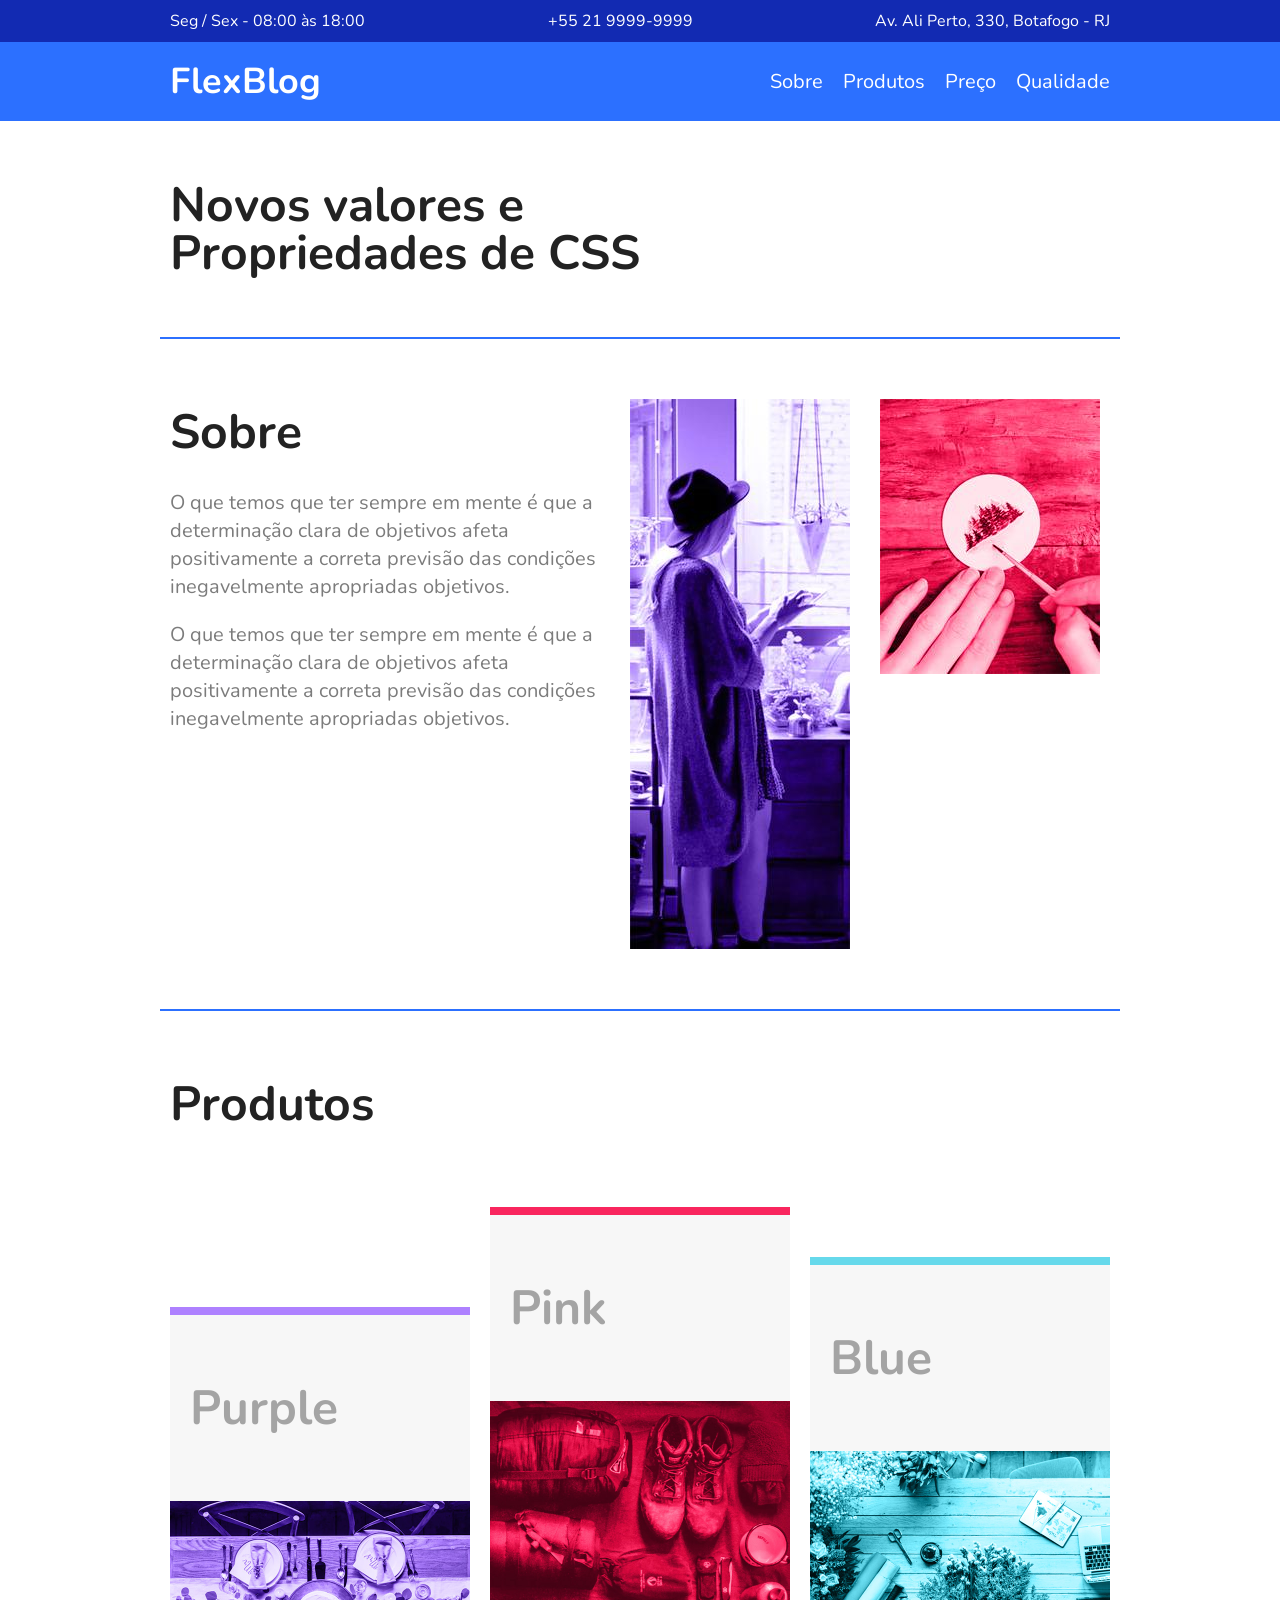
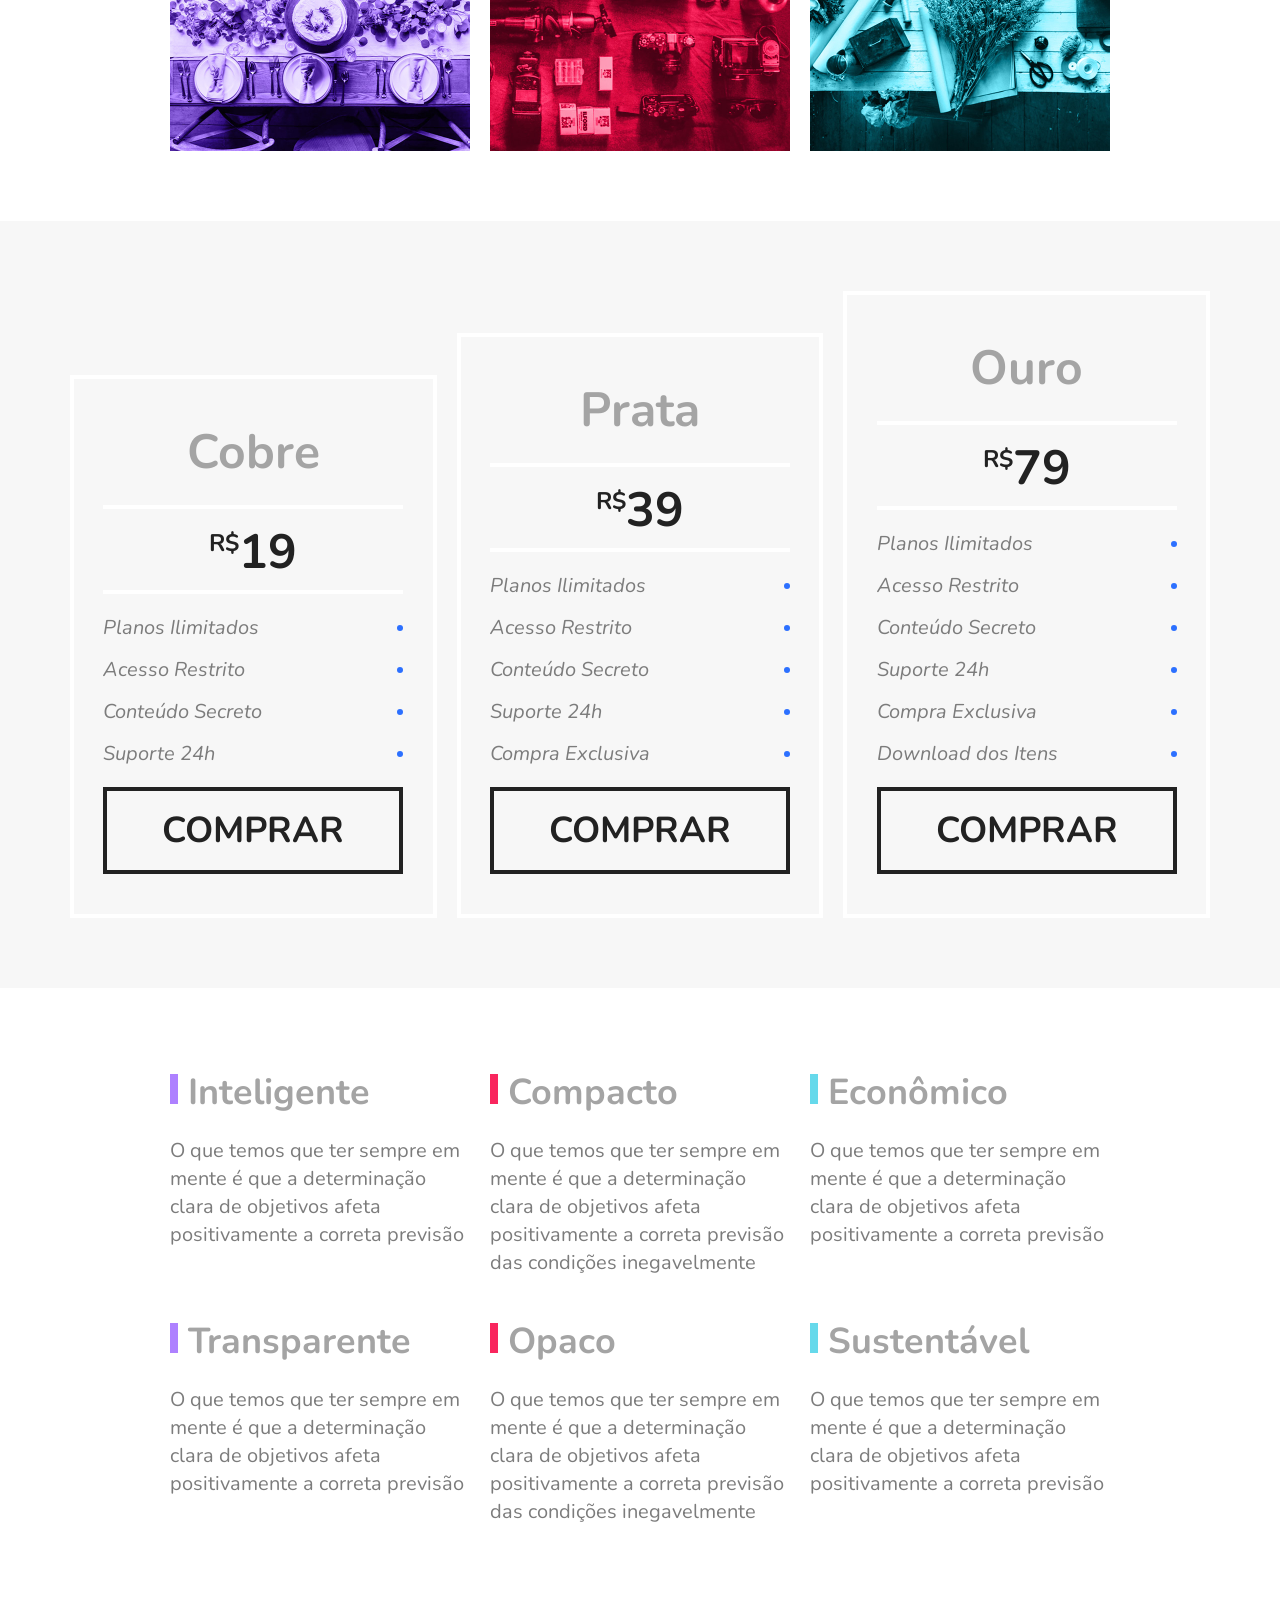
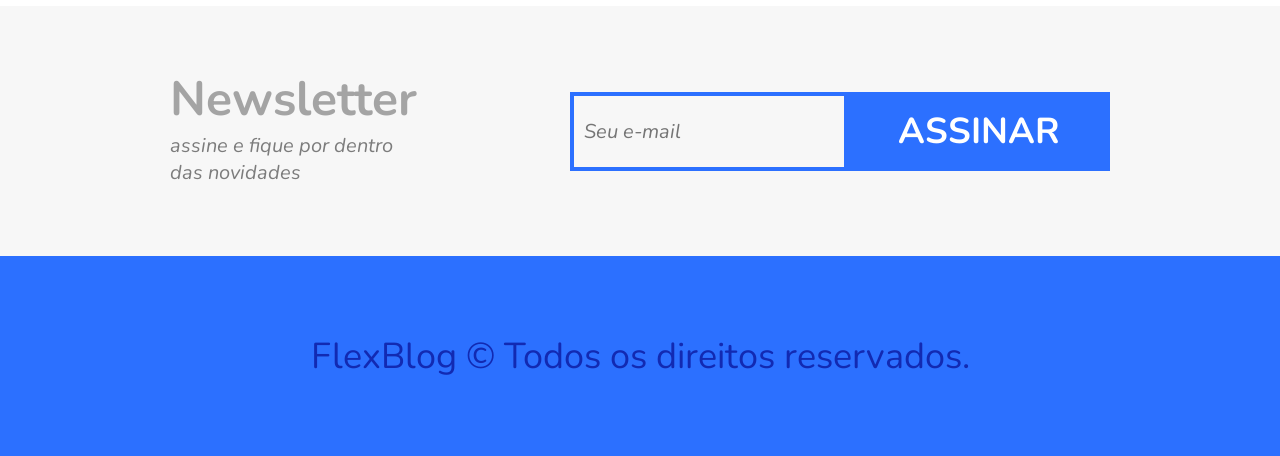
<file: curso-flex-box/index.html>
<!DOCTYPE html>
<html>
<head>
	<title>FlexBlog</title>
	<meta charset="utf-8">
	<meta name="viewport" content="width=device-width, initial-scale=1, shrink-to-fit=no">
	<link href="https://fonts.googleapis.com/css?family=Nunito:400,400i,700" rel="stylesheet">
	<link rel="stylesheet" type="text/css" href="css/style.css">
</head>
<body>

	<div class="superinfo-bg">
		<div class="superinfo">
			<p>Seg / Sex - 08:00 às 18:00</p>
			<a href="tel:+552199999999">+55 21 9999-9999</a>
			<p>Av. Ali Perto, 330, Botafogo - RJ</p>
		</div>
	</div>
	
	<header class="menu-bg">
		<div class="menu">
			<div class="menu-logo">
				<a href="#">FlexBlog</a>
			</div>
			<nav class="menu-nav">
				<ul>
					<li><a href="#sobre">Sobre</a></li>
					<li><a href="#produtos">Produtos</a></li>
					<li><a href="#preco">Preço</a></li>
					<li><a href="#qualidade">Qualidade</a></li>
				</ul>
			</nav>
		</div>
	</header>
	
	<h1 class="introducao">Novos valores e<br>Propriedades de CSS</h1>
	
	<section class="sobre" id="sobre">
		<div class="sobre-info">
			<h1>Sobre</h1>
			<p>O que temos que ter sempre em mente é que a determinação clara de objetivos afeta positivamente a correta previsão das condições inegavelmente apropriadas objetivos.</p>
			<p>O que temos que ter sempre em mente é que a determinação clara de objetivos afeta positivamente a correta previsão das condições inegavelmente apropriadas objetivos.</p>
		</div>
		<div class="sobre-img">
			<img src="img/sobre1.jpg" alt="Sobre 1">
		</div>
		<div class="sobre-img">
			<img src="img/sobre2.jpg" alt="Sobre 2">
		</div>
	</section>
	
	<section class="produtos" id="produtos">
		<h1>Produtos</h1>
		<div class="produtos-container">
			<div class="produtos-item purple">
				<h2>Purple</h2>
				<img src="img/produtos1.jpg" alt="Produtos 1">
			</div>
			<div class="produtos-item pink">
				<h2>Pink</h2>
				<img src="img/produtos2.jpg" alt="Produtos 2">
			</div>
			<div class="produtos-item blue">
				<h2>Blue</h2>
				<img src="img/produtos3.jpg" alt="Produtos 3">
			</div>
		</div>
	</section>
	
	<section class="preco" id="preco">
		<div class="preco-item">
			<h2>Cobre</h2>
			<span><sup>R$</sup>19</span>
			<ul>
				<li>Planos Ilimitados</li>
				<li>Acesso Restrito</li>
				<li>Conteúdo Secreto</li>
				<li>Suporte 24h</li>
			</ul>
			<a href="#">Comprar</a>
		</div>
		
		<div class="preco-item">
			<h2>Prata</h2>
			<span><sup>R$</sup>39</span>
			<ul>
				<li>Planos Ilimitados</li>
				<li>Acesso Restrito</li>
				<li>Conteúdo Secreto</li>
				<li>Suporte 24h</li>
				<li>Compra Exclusiva</li>
			</ul>
			<a href="#">Comprar</a>
		</div>
		
		<div class="preco-item">
			<h2>Ouro</h2>
			<span><sup>R$</sup>79</span>
			<ul>
				<li>Planos Ilimitados</li>
				<li>Acesso Restrito</li>
				<li>Conteúdo Secreto</li>
				<li>Suporte 24h</li>
				<li>Compra Exclusiva</li>
				<li>Download dos Itens</li>
			</ul>
			<a href="#">Comprar</a>
		</div>
	</section>
	
	<section class="qualidade" id="qualidade">
		<div class="qualidade-item">
			<h2>Inteligente</h2>
			<p>O que temos que ter sempre em mente é que a determinação clara de objetivos afeta positivamente a correta previsão </p>
		</div>
		
		<div class="qualidade-item">
			<h2>Compacto</h2>
			<p>O que temos que ter sempre em mente é que a determinação clara de objetivos afeta positivamente a correta previsão das condições inegavelmente</p>
		</div>
		
		<div class="qualidade-item">
			<h2>Econômico</h2>
			<p>O que temos que ter sempre em mente é que a determinação clara de objetivos afeta positivamente a correta previsão </p>
		</div>
		
		<div class="qualidade-item">
			<h2>Transparente</h2>
			<p>O que temos que ter sempre em mente é que a determinação clara de objetivos afeta positivamente a correta previsão </p>
		</div>
		
		<div class="qualidade-item">
			<h2>Opaco</h2>
			<p>O que temos que ter sempre em mente é que a determinação clara de objetivos afeta positivamente a correta previsão das condições inegavelmente</p>
		</div>
		
		<div class="qualidade-item">
			<h2>Sustentável</h2>
			<p>O que temos que ter sempre em mente é que a determinação clara de objetivos afeta positivamente a correta previsão </p>
		</div>
		
	</section>
	
	<section class="newsletter">
		<div class="newsletter-info">
			<h1>Newsletter</h1>
			<p>assine e fique por dentro das novidades</p>
		</div>
		<form class="newsletter-form">
			<input type="text" placeholder="Seu e-mail">
			<button type="submit">Assinar</button>
		</form>
	</section>
	
	<footer class="footer">
		<p>FlexBlog © Todos os direitos reservados.</p>
	</footer>

</body>
</html>
</file>
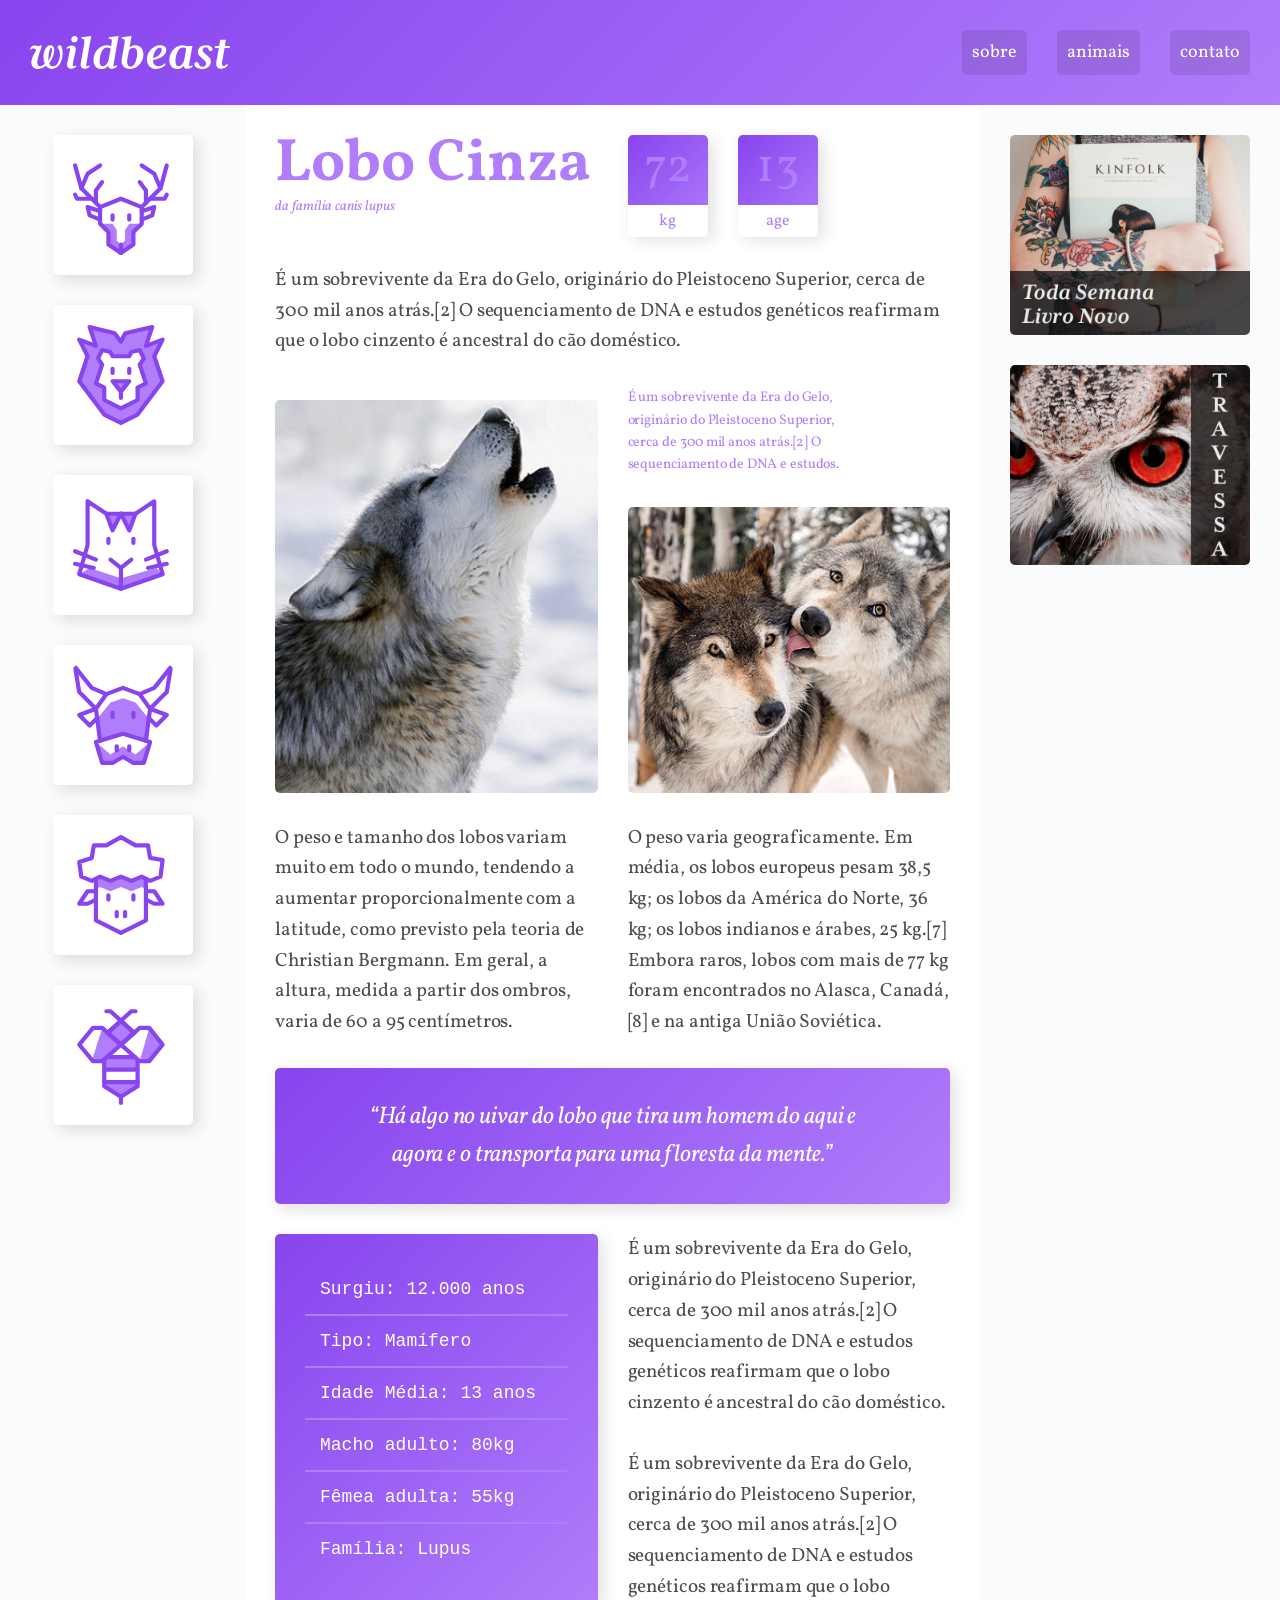
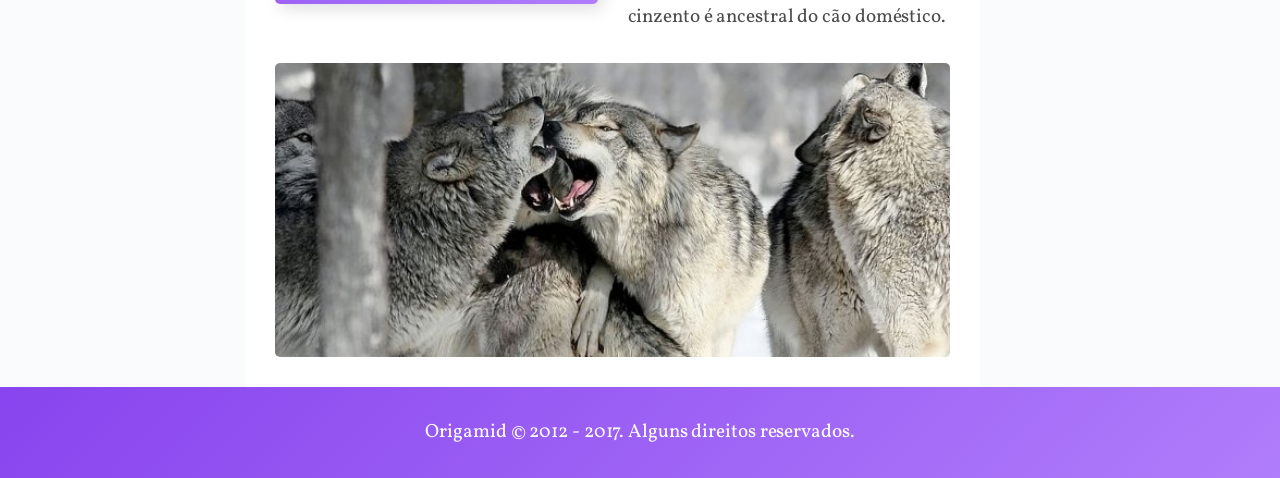
<file: curso-grid-wildbeast/index.html>
<!DOCTYPE html>
<html>
  <head>
    <title>Wildbeast</title>
    <meta name="viewport" content="width=device-width, initial-scale=1, shrink-to-fit=no">
    <link href="https://fonts.googleapis.com/css?family=Vollkorn:400,400i,700" rel="stylesheet">
    <link rel="stylesheet" href="css/style.css">
  </head>
  <body>
    
    <div class="estrutura">
      
      <header class="header">
        <a href="#" class="logo"><img src="img/wildbeast.svg" alt="Wildbeast"></a>
        <nav>
          <ul>
            <li><a href="#">sobre</a></li>
            <li><a href="#">animais</a></li>
            <li><a href="#">contato</a></li>
          </ul>
        </nav>
      </header>
      
      <nav class="sidenav">
        <ul>
          <li><a href="#"><img src="img/icones/cervo.svg" alt="Cervo"></a></li>
          <li><a href="#"><img src="img/icones/leao.svg" alt="Leão"></a></li>
          <li><a href="#"><img src="img/icones/gato.svg" alt="Gato"></a></li>
          <li><a href="#"><img src="img/icones/vaca.svg" alt="Vaca"></a></li>
          <li><a href="#"><img src="img/icones/ovelha.svg" alt="Ovelha"></a></li>
          <li><a href="#"><img src="img/icones/abelha.svg" alt="Abelha"></a></li>
        </ul>
      </nav>
      
      <main class="content">
        <div class="titulo">
          <h1>Lobo Cinza</h1>
          <span>da família canis lupus</span>
        </div>
        
        <div class="caracteristicas">
          <div>
            <span class="numero">72</span>
            <span class="rotulo">kg</span>
          </div>
          <div>
            <span class="numero">13</span>
            <span class="rotulo">age</span>
          </div>
        </div>
        
        <p class="col-wide">É um sobrevivente da Era do Gelo, originário do Pleistoceno Superior, cerca de 300 mil anos atrás.[2] O sequenciamento de DNA e estudos genéticos reafirmam que o lobo cinzento é ancestral do cão doméstico.</p>
        
        <img class="imagem-1" src="img/wolf1.jpg" alt="Wolf 1">
        
        <p class="destaque">É um sobrevivente da Era do Gelo, originário do Pleistoceno Superior, cerca de 300 mil anos atrás.[2] O sequenciamento de DNA e estudos.</p>
        
        <img class="imagem-2" src="img/wolf2.jpg" alt="Wolf 2">
        
        <p>O peso e tamanho dos lobos variam muito em todo o mundo, tendendo a aumentar proporcionalmente com a latitude, como previsto pela teoria de Christian Bergmann. Em geral, a altura, medida a partir dos ombros, varia de 60 a 95 centímetros.</p>
        
        <p>O peso varia geograficamente. Em média, os lobos europeus pesam 38,5 kg; os lobos da América do Norte, 36 kg; os lobos indianos e árabes, 25 kg.[7] Embora raros, lobos com mais de 77 kg foram encontrados no Alasca, Canadá,[8] e na antiga União Soviética.</p>
        
        <blockquote class="citacao col-wide">
          <p>“Há algo no uivar do lobo que tira um homem do aqui e agora e o transporta para uma floresta da mente.”</p>
        </blockquote>
        
        <ul class="atributos">
          <li>Surgiu: 12.000 anos</li>
          <li>Tipo: Mamífero</li>
          <li>Idade Média: 13 anos</li>
          <li>Macho adulto: 80kg</li>
          <li>Fêmea adulta: 55kg</li>
          <li>Família: Lupus</li>
        </ul>
  
        <div class="informacoes">
          <p>É um sobrevivente da Era do Gelo, originário do Pleistoceno Superior, cerca de 300 mil anos atrás.[2] O sequenciamento de DNA e estudos genéticos reafirmam que o lobo cinzento é ancestral do cão doméstico.</p>
          <p>É um sobrevivente da Era do Gelo, originário do Pleistoceno Superior, cerca de 300 mil anos atrás.[2] O sequenciamento de DNA e estudos genéticos reafirmam que o lobo cinzento é ancestral do cão doméstico.</p>
        </div>
        
        <img class="col-wide" src="img/wolf3.jpg" alt="Wolf 3">
        
      </main>
      
      <aside class="anuncios">
        <div class="anuncio-item">
          <img src="img/anuncio-1.jpg" alt="Anuncio 1">
        </div>
        
        <div class="anuncio-item">
          <img src="img/anuncio-2.jpg" alt="Anuncio 2">
        </div>
      </aside>
      
      <footer class="footer">
        <p>Origamid © 2012 - 2017. Alguns direitos reservados.</p>
      </footer>
      
    </div>
    
  </body>
</html>
</file>
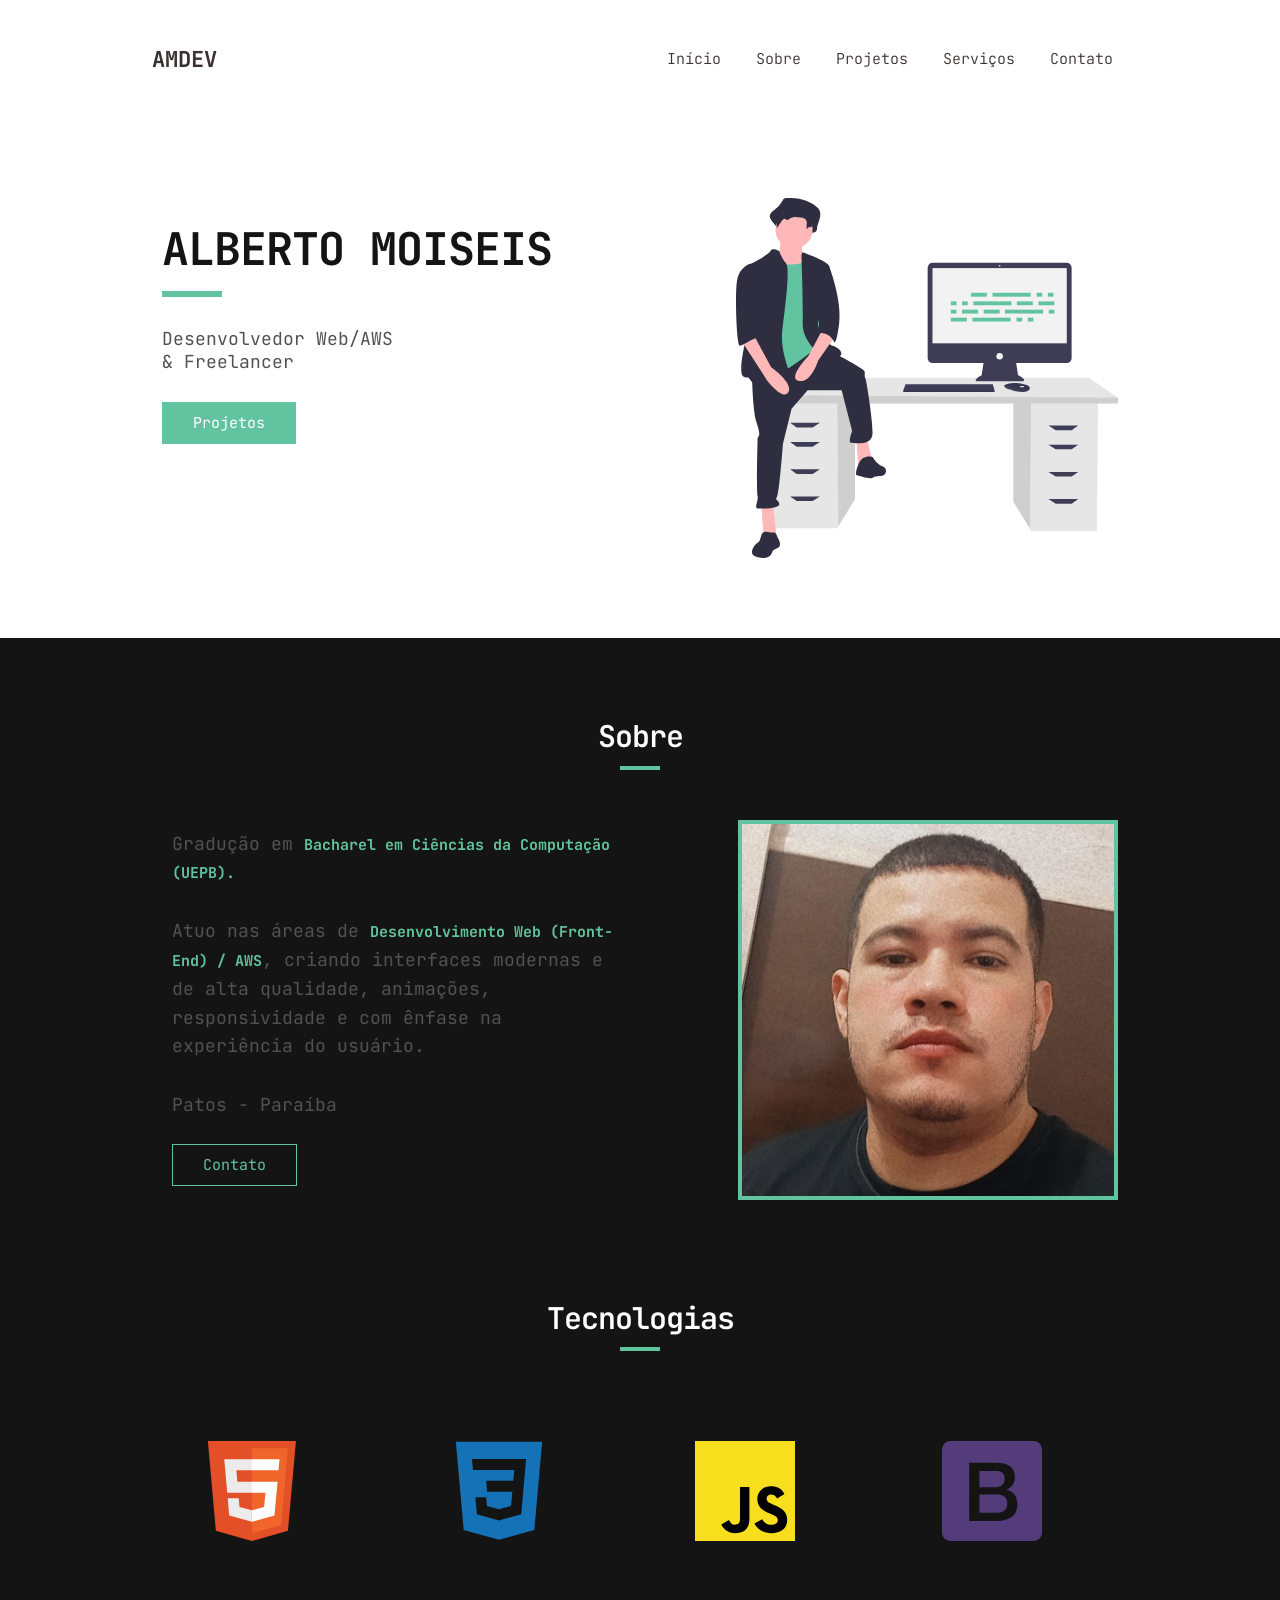
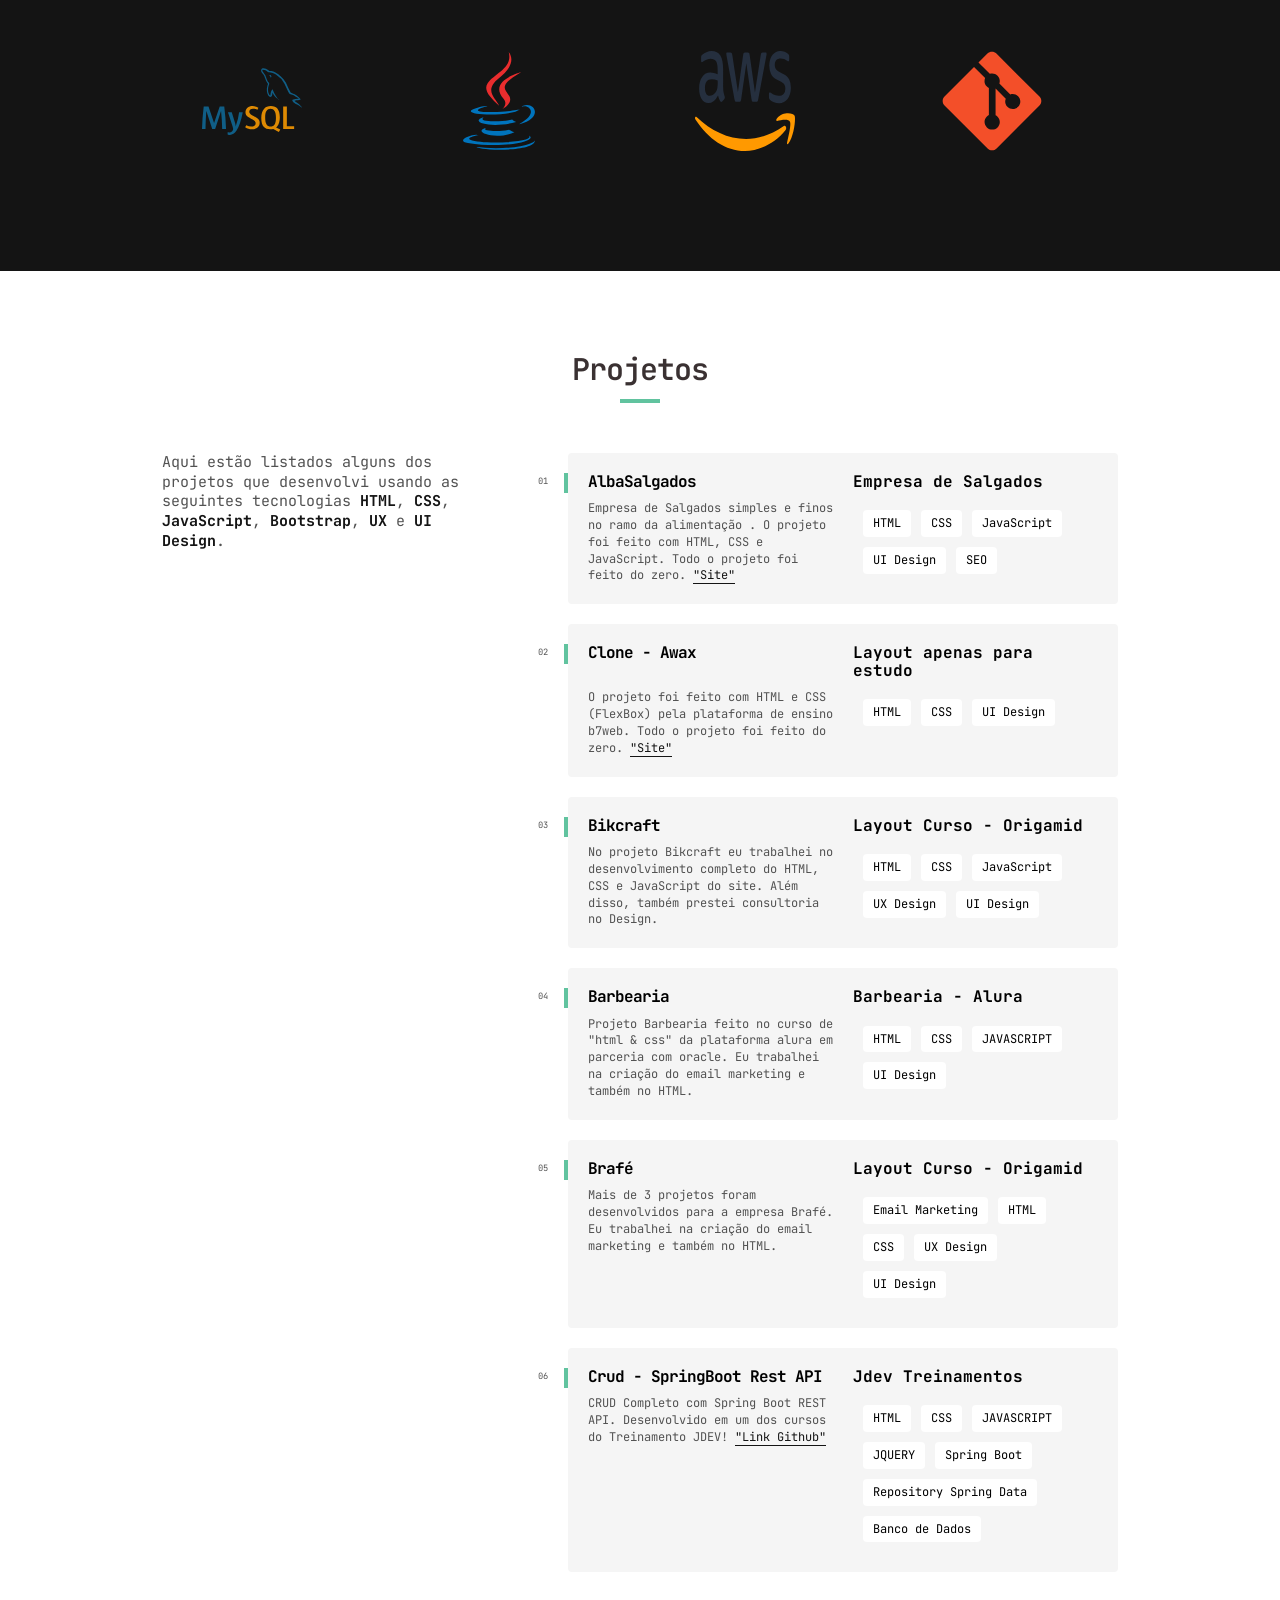
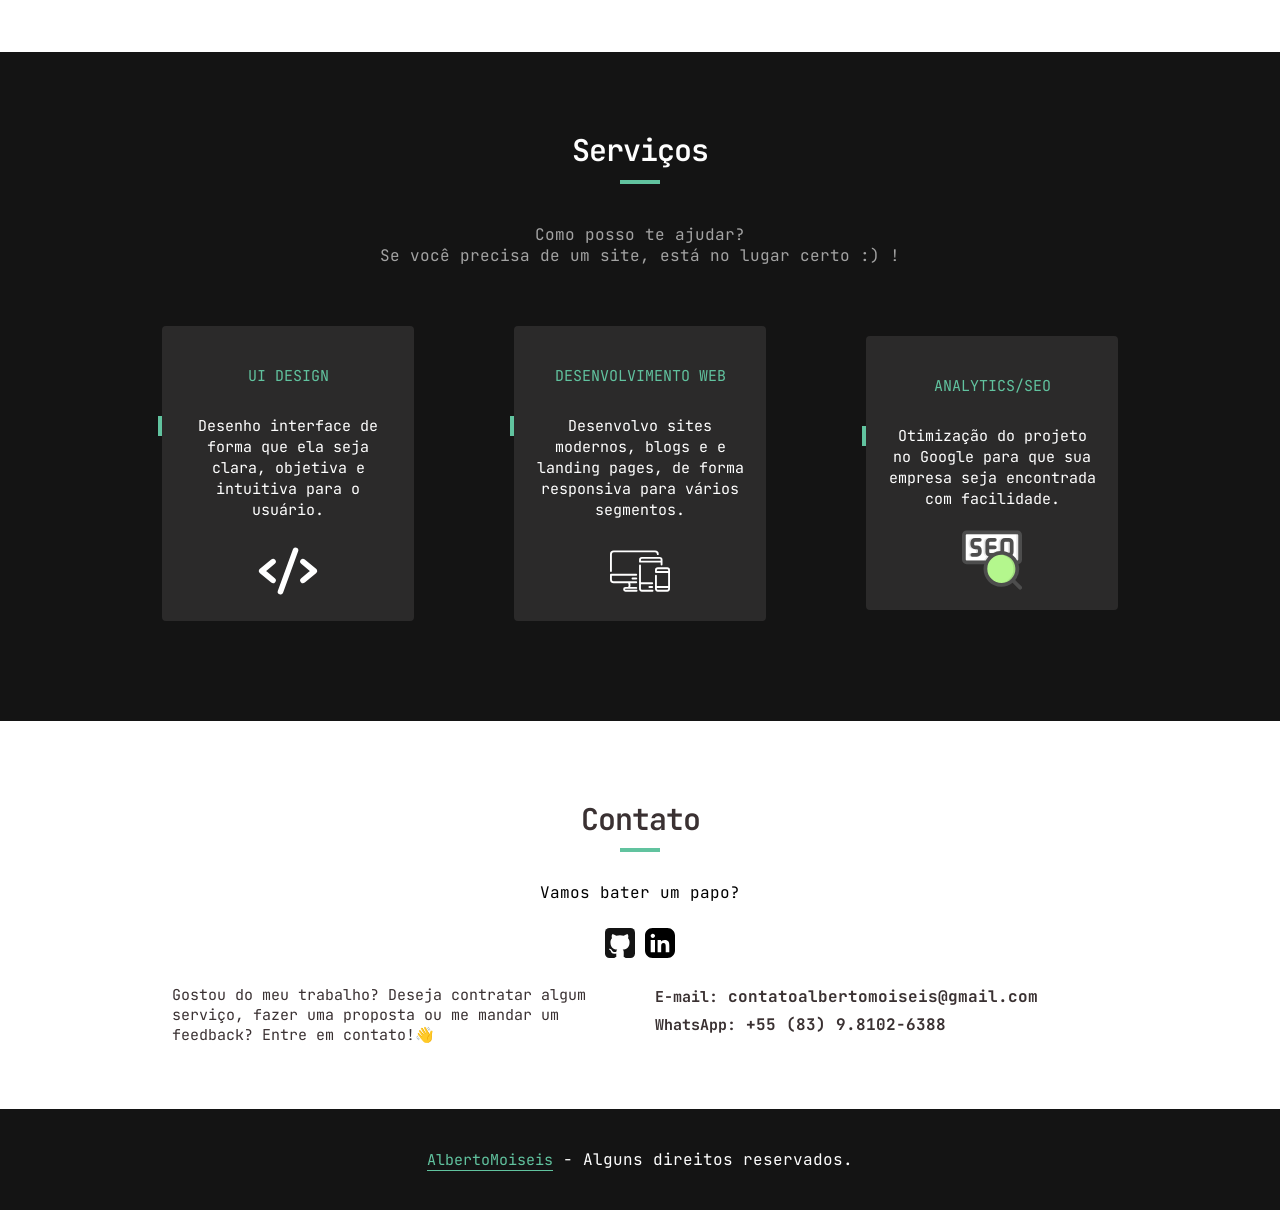
<file: portfólio-iniciante/index.html>
<!DOCTYPE html>
<html lang="pt-br">
  <head>
    <meta charset="utf-8" />
    <meta
      name="title"
      content="Alberto Moiseis - Portfolio - Desenvolvedor Web | AWS"
    />

    <title>Alberto Moiseis - Portfolio - Desenvolvedor Web | AWS</title>

    <meta name="author" content="Alberto Moiseis" />
    <meta
      name="keywords"
      content="Alberto Moiseis, web designer, desenvolvedor, programador, front-end, back-end, fullstack, mobile, developer, code, freelance"
    />
    <meta name="description" content="Desenvolvedor Web | AWS" />

    <meta name="robots" content="index, follow" />
    <meta http-equiv="content-language" content="pt-br" />
    <meta http-equiv="cache-control" content="no-cache" />
    <meta http-equiv="pragma" content="no-cache" />
    <meta name="copyright" content="© 2022 Alberto Moiseis" />
    <meta name="rating" content="general" />

    <!--======================mobile specific metas======================-->
    <meta
      name="viewport"
      content="width=device-width, initial-scale=1, maximum-scale=1"
    />

    <!--======================facebook share tags======================-->
    <meta property="og:url" content="https://github.com/devalbertomoiseis" />
    <meta property="og:type" content="website" />
    <meta property="og:title" content="Alberto Moiseis - Portfolio" />
    <meta
      property="og:description"
      content="Desenvolvedor Web | AWS"
    />
    <!-- <meta property="og:image" content="https://github.com/devalbertomoiseis" /> -->
    <meta property="og:site_name" content="Alberto Moiseis - Portfolio" />
    <!--======================css======================-->
    <link rel="stylesheet" href="css/style.css" />

    <title>Portfólio Alberto Moiseis</title>
    <!-- Google tag (gtag.js) -->
    <script
      async
      src="https://www.googletagmanager.com/gtag/js?id=G-W723R3J4GM"
    ></script>
    <script>
      window.dataLayer = window.dataLayer || [];
      function gtag() {
        dataLayer.push(arguments);
      }
      gtag("js", new Date());

      gtag("config", "G-W723R3J4GM");
    </script>
  </head>

  <body>
    <div class="background">
      <header class="container" id="header">
        <a class="logo" href="">amdev</a>
        <nav id="nav">
          <div id="btn-mobile">
            <span id="hamburguer"></span>
          </div>
          <ul id="menu">
            <li><a href="index.html">Início</a></li>
            <li><a href="#sobre">Sobre</a></li>
            <li><a href="#projeto">Projetos</a></li>
            <li><a href="#servicos">Serviços</a></li>
            <li><a href="#contato-button">Contato</a></li>
          </ul>
        </nav>
      </header>
    </div>
    <main class="introducao">
      <div class="container">
        <div>
          <h1>ALBERTO MOISEIS</h1>
          <p>Desenvolvedor Web/AWS<br />& Freelancer</p>
          <a class="button button-cor" href="#projeto">Projetos</a>
        </div>

        <img src="images/coding.svg" alt="Foto Perfil" />
      </div>
    </main>

    <section id="sobre" class="sobre" aria-label="Sobre o Perfil">
      <h1 class="titulo">Sobre</h1>
      <div class="container">
        <ul>
          <li>
            Gradução em
            <strong class="cor"
              >Bacharel em Ciências da Computação (UEPB).</strong
            >
          </li>
          <li>
            Atuo nas áreas de
            <strong class="cor">Desenvolvimento Web (Front-End) / AWS</strong>,
            criando interfaces modernas e de alta qualidade, animações,
            responsividade e com ênfase na experiência do usuário.
          </li>
          <li>Patos - Paraíba</li>
          <li><a class="button button-cor" href="#contato-button">Contato</a></li>
        </ul>

        <img src="images/foto.jpg" alt="Foto Perfil" />
      </div>
    </section>

    <section
      id="tecnologias"
      class="tecnologias"
      aria-label="tecnologias o Perfil"
    >
      <h1 class="titulo">Tecnologias</h1>
      <div class="container">
        <ul>
          <li>
            <img src="images/html.svg" alt="imagem html" />
          </li>
          <li>
            <img src="images/css3.svg" alt="imagem css3" />
          </li>
          <li>
            <img src="images/javascript.svg" alt="imagem javascript" />
          </li>
          <li>
            <img src="images/bootstrap.svg" alt="imagem bootstrap" />
          </li>
          <li>
            <img src="images/mysql.svg" alt="imagem mysqç" />
          </li>
          <li>
            <img src="images/java.svg" alt="imagem java" />
          </li>
          <li>
            <img src="images/aws.svg" alt="imagem aws" />
          </li>
          <li>
            <img src="images/git.svg" alt="imagem git" />
          </li>
        </ul>
      </div>
    </section>

    <section class="projetos" id="projeto" aria-label="Projetos">
      <h1 class="titulo">Projetos</h1>
      <div class="container">
        <p class="projetos-texto">
          Aqui estão listados alguns dos projetos que desenvolvi usando as
          seguintes tecnologias
          <strong>HTML</strong>, <strong>CSS</strong>,
          <strong>JavaScript</strong>, <strong>Bootstrap</strong>,
          <strong>UX</strong> e <strong>UI Design</strong>.
        </p>

        <div>
          <div class="empresa">
            <span class="empresa-ano">01</span>
            <h3 class="empresa-titulo">AlbaSalgados</h3>
            <span class="empresa-titulo">Empresa de Salgados</span>
            <p class="empresa-texto">
              Empresa de Salgados simples e finos no ramo da alimentação . O
              projeto foi feito com HTML, CSS e JavaScript. Todo o projeto foi
              feito do zero.
              <a href="https://albasalgados.netlify.app/" target="_blank"
                >"Site"</a
              >
            </p>
            <ul class="empresa-habilidades">
              <li>HTML</li>
              <li>CSS</li>
              <li>JavaScript</li>
              <li>UI Design</li>
              <li>SEO</li>
            </ul>
          </div>
          <div class="empresa">
            <span class="empresa-ano">02</span>
            <h3 class="empresa-titulo">Clone - Awax</h3>
            <span class="empresa-titulo">Layout apenas para estudo </span>
            <p class="empresa-texto">
              O projeto foi feito com HTML e CSS (FlexBox) pela plataforma de
              ensino b7web. Todo o projeto foi feito do zero.
              <a href="https://estudo-clone-awax.netlify.app/" target="_blank"
                >"Site"</a
              >
            </p>
            <ul class="empresa-habilidades">
              <li>HTML</li>
              <li>CSS</li>
              <li>UI Design</li>
            </ul>
          </div>
          <div class="empresa">
            <span class="empresa-ano">03</span>
            <h3 class="empresa-titulo">Bikcraft</h3>
            <span class="empresa-titulo">Layout Curso - Origamid</span>
            <p class="empresa-texto">
              No projeto Bikcraft eu trabalhei no desenvolvimento completo do
              HTML, CSS e JavaScript do site. Além disso, também prestei
              consultoria no Design.
            </p>
            <ul class="empresa-habilidades">
              <li>HTML</li>
              <li>CSS</li>
              <li>JavaScript</li>
              <li>UX Design</li>
              <li>UI Design</li>
            </ul>
          </div>

          <div class="empresa">
            <span class="empresa-ano">04</span>
            <h3 class="empresa-titulo">Barbearia</h3>
            <span class="empresa-titulo">Barbearia - Alura</span>
            <p class="empresa-texto">
              Projeto Barbearia feito no curso de "html & css" da plataforma
              alura em parceria com oracle. Eu trabalhei na criação do email
              marketing e também no HTML.
            </p>
            <ul class="empresa-habilidades">
              <li>HTML</li>
              <li>CSS</li>
              <li>JAVASCRIPT</li>
              <li>UI Design</li>
            </ul>
          </div>
          <div class="empresa">
            <span class="empresa-ano">05</span>
            <h3 class="empresa-titulo">Brafé</h3>
            <span class="empresa-titulo">Layout Curso - Origamid</span>
            <p class="empresa-texto">
              Mais de 3 projetos foram desenvolvidos para a empresa Brafé. Eu
              trabalhei na criação do email marketing e também no HTML.
            </p>
            <ul class="empresa-habilidades">
              <li>Email Marketing</li>
              <li>HTML</li>
              <li>CSS</li>
              <li>UX Design</li>
              <li>UI Design</li>
            </ul>
          </div>
          <div class="empresa">
            <span class="empresa-ano">06</span>
            <h3 class="empresa-titulo">Crud - SpringBoot Rest API</h3>
            <span class="empresa-titulo">Jdev Treinamentos</span>
            <p class="empresa-texto">
              CRUD Completo com Spring Boot REST API. Desenvolvido em um dos
              cursos do Treinamento JDEV!
              <a
                href="https://github.com/devalbertomoiseis/crud-springboot-rest-api-sample"
                target="_blank"
                >"Link Github"</a
              >
            </p>
            <ul class="empresa-habilidades">
              <li>HTML</li>
              <li>CSS</li>
              <li>JAVASCRIPT</li>
              <li>JQUERY</li>
              <li>Spring Boot</li>
              <li>Repository Spring Data</li>
              <li>Banco de Dados</li>
            </ul>
          </div>
        </div>
      </div>
    </section>

    <section class="servicos" aria-label="Serviços" id="servicos">
      <h1 class="titulo">Serviços</h1>
      <p class="paragrafo">
        Como posso te ajudar?<br />Se você precisa de um site, está no lugar
        certo :) !
      </p>

      <div class="container">
        <ul class="servicos-lista">
          <li class="servicos-itens">
            <span class="servicos-tipo">UI Design</span>
            <p class="servicos-curso">
              Desenho interface de forma que ela seja clara, objetiva e
              intuitiva para o usuário.
            </p>
            <img src="images/code.svg" alt="imagem de codigo" />
          </li>
          <li class="servicos-itens">
            <span class="servicos-tipo">Desenvolvimento Web</span>
            <p class="servicos-curso">
              Desenvolvo sites modernos, blogs e e landing pages, de forma
              responsiva para vários segmentos.
            </p>
            <img
              src="images/responsive-devices.svg"
              alt="imagem responsividade"
            />
          </li>
          <li class="servicos-itens">
            <span class="servicos-tipo">Analytics/SEO</span>
            <p class="servicos-curso">
              Otimização do projeto no Google para que sua empresa seja
              encontrada com facilidade.
            </p>
            <img src="images/seo.svg" alt="imagem seo" />
          </li>
        </ul>
      </div>
    </section>

    <footer class="footer" id="contato-button">
      <h1 class="titulo">Contato</h1>
      <p class="paragrafo">Vamos bater um papo?</p>
      <div class="footer-contato-icons">
        <a href="https://github.com/devalbertomoiseis" target="_blank">
          <img src="images/github-svgrepo-com.svg" alt=""
        /></a>
        <a href="https://www.linkedin.com/in/albertomoiseisdev/" target="_blank"
          ><img src="images/linkedin-svgrepo-com (2).svg" alt=""/></a>
      </div>
      <div class="container">
        <div class="footer-div">
          <p class="footer-texto">
            Gostou do meu trabalho? Deseja contratar algum serviço, fazer uma
            proposta ou me mandar um feedback? Entre em contato!👋
          </p>
        </div>
        <div class="footer-div">
          <ul class="footer-contato">
            <li><strong>E-mail:</strong> contatoalbertomoiseis@gmail.com</li>
            <li><strong>WhatsApp:</strong> +55 (83) 9.8102-6388</li>
          </ul>
        </div>
      </div>
    </footer>
    <div class="copy">
      <div class="container">
        <p class="footer-copy">
          <a
            href="https://www.linkedin.com/in/albertomoiseisdev/"
            target="_blank"
            >AlbertoMoiseis</a
          >
          - Alguns direitos reservados.
        </p>
      </div>
    </div>
    <script src="js/javascript.js"></script>
  </body>
</html>
</file>
<file: curso-flex-box/css/style.css>
body, h1, h2, p, ul, li, a {
	margin: 0px;
	padding: 0px;
}

body {
	font-family: "Nunito", Helvetica, Arial, sans-serif;
	color: #222222;
}

ul {
	list-style: none;
}

a {
	text-decoration: none;
}

img {
	display: block;
	max-width: 100%;
}

* {
	box-sizing: border-box;
}

/*Superinfo*/

.superinfo-bg {
	background: #122ab2;
	color: white;
}

.superinfo {
	max-width: 960px;
	margin: 0 auto;
	display: flex;
	justify-content: space-between;
	flex-wrap: wrap;
	padding-top: 10px;
}

.superinfo p, .superinfo a{
	margin: 0 10px 10px 10px;
}

.superinfo a {
	color: white;
}

/*Menu*/

.menu-bg {
	background: #2c70ff;
}

.menu {
	max-width: 960px;
	margin: 0 auto;
	padding: 15px 0;
	display: flex;
	flex-wrap: wrap;
	justify-content: space-between;
	align-items: center;
}

.menu a {
	color: white;
}

.menu-logo a {
	font-size: 2.25em;
	font-weight: bold;
	margin: 0 10px;
}

.menu-nav ul {
	display: flex;
	flex-wrap: wrap;
}

.menu-nav a {
	font-size: 1.25em;
	display: block;
	padding: 10px;
}

.menu-nav a:hover{
	color: #122ab2;
}

/*Introdução*/

.introducao {
	font-size: 3em;
	line-height: 1;
	max-width: 960px;
	margin: 0 auto;
	padding: 60px 10px;
}

/*Sobre*/

.sobre {
	border-top: 2px solid #2c70ff;
	border-bottom: 2px solid #2c70ff;
	max-width: 960px;
	margin: 0 auto;
	padding: 60px 0;
	display: flex;
	flex-wrap: wrap;
}

.sobre-info {
	flex: 2 1 300px;
	margin: 0 10px;
}

.sobre-info h1 {
	font-size: 3em;
	margin-bottom: .5em;
}

.sobre-info p {
	font-size: 1.25em;
	line-height: 1.4;
	margin-bottom: 1em;
	color: #7c7c7c;
}

.sobre-img {
	flex: 1 1 160px;
	margin: 0 10px;
}

/*Produtos*/

.produtos {
	max-width: 960px;
	margin: 60px auto;
}

.produtos h1 {
	font-size: 3em;
	margin: 0 10px 60px 10px
}

.produtos-container {
	display: flex;
	flex-wrap: wrap;
	align-items: flex-end;
}

.produtos-item {
	flex: 1 1 175px;
	margin: 10px;
}

.produtos-item h2 {
	font-size: 3em;
	color: #a4a4a4;
	background: #f7f7f7;
	padding: 60px 20px;
}

.purple {
	border-top: 8px solid #ae81ff;
}

.pink {
	border-top: 8px solid #f9265e;
}

.blue {
	border-top: 8px solid #66d9eb;
}

/*Preco*/

.preco {
	background: #f7f7f7;
	padding: 60px;
	display: flex;
	flex-wrap: wrap;
	align-items: flex-end;
}

.preco-item {
	flex: 1 1 260px;
	border: 4px solid white;
	padding: 20px;
	margin: 10px;
}

.preco-item h2 {
	font-size: 3em;
	color: #a4a4a4;
	text-align: center;
	margin-top: 20px;
}

.preco-item span {
	max-width: 300px;
	margin: 20px auto;
	display: block;
	font-size: 3em;
	text-align: center;
	font-weight: bold;
	padding: 10px 0 5px 0;
	border-top: 4px solid white;
	border-bottom: 4px solid white;
}

.preco-item sup {
	font-size: 1.5rem;
}

.preco-item ul {
	max-width: 300px;
	margin: 20px auto;
	font-size: 1.25em;
	font-style: italic;
	color: #7c7c7c;
}

.preco-item li {
	display: flex;
	justify-content: space-between;
	align-items: center;
	margin-bottom: 15px;
}

.preco-item li::after {
	content: '';
	display: block;
	width: 6px;
	height: 6px;
	background: #2c70ff;
	border-radius: 50%;
}

.preco-item a {
	max-width: 300px;
	display: block;
	margin: 20px auto;
	border: 4px solid;
	color: #222222;
	text-transform: uppercase;
	font-weight: bold;
	font-size: 2.25em;
	padding: 15px 0;
	text-align: center;
}

@media (max-width: 800px) {
	.preco {
		padding-left: 10px;
		padding-right: 10px;
	}
	.preco .preco-item:nth-child(3) {
		order: -2;
	}
	.preco .preco-item:nth-child(2) {
		order: -1;
	}
}

/*Qualidade*/

.qualidade {
	max-width: 960px;
	margin: 60px auto;
	display: flex;
	flex-wrap: wrap;
}

.qualidade-item {
	flex: 1 1 300px;
	margin: 20px 10px;
}

.qualidade-item h2 {
	font-size: 2.25em;
	color: #a4a4a4;
	margin-bottom: 20px;
}

.qualidade-item h2::before {
	content: '';
	display: inline-block;
	width: 8px;
	height: 30px;
	margin-right: 10px;
}

.qualidade-item:nth-of-type(3n+1) h2::before {
	background: #ae81ff;
}

.qualidade-item:nth-of-type(3n+2) h2::before {
	background: #f9265e;
}

.qualidade-item:nth-of-type(3n+3) h2::before {
	background: #66d9eb;
}

.qualidade-item p {
	font-size: 1.25em;
	line-height: 1.4;
	color: #7c7c7c;
}

/*Newsletter*/

.newsletter {
	background: #f7f7f7;
	padding: 60px calc((100% - 960px) / 2 );
	display: flex;
	flex-wrap: wrap;
}

.newsletter-info {
	flex: 1 1 240px;
	margin: 0 10px;
}

.newsletter-info h1 {
	font-size: 3em;
	color: #a4a4a4;
}

.newsletter-info p {
	font-size: 1.25em;
	font-style: italic;
	max-width: 230px;
	color: #7c7c7c;
	margin-bottom: 10px;
}

.newsletter-form {
	flex: 2 1 260px;
	margin: 0 10px;
	align-self: center;
	display: flex;
	flex-wrap: wrap;
}

.newsletter-form input {
	flex: 3 1 260px;
	font-size: 1.25em;
	color: #7c7c7c;
	font-style: italic;
	font-family: "Nunito", Helvetica, Arial, sans-serif;
	border: 4px solid #2c70ff;
	background: transparent;
	padding: 15px 10px;
	margin: 0px;
	border-radius: 0px;
}

.newsletter-form button {
	flex: 1 1 260px;
	font-family: "Nunito", Helvetica, Arial, sans-serif;
	font-size: 2.25em;
	font-weight: bold;
	text-transform: uppercase;
	background: #2c70ff;
	color: white;
	margin: 0px;
	cursor: pointer;
	border: 0px;
	padding: 15px 10px;
}

@media (max-width: 600px) {
	.newsletter-form button {
		font-size: 1.5em;
	}
}

/*Footer*/

.footer {
	display: flex;
	background: #2c70ff;
	height: 200px;
	align-items: center;
}

.footer p {
	flex: 1;
	text-align: center;
	font-size: 2.25em;
	color: #122ab2;
}
</file>
<file: curso-grid-wildbeast/css/style.css>
body,
p,
h1,
ul,
li,
blockquote {
  padding: 0px;
  margin: 0px;
}

body {
  font-family: 'Vollkorn', Georgia, serif;
}

li {
  list-style: none;
}

a {
  text-decoration: none;
}

img {
  display: block;
  width: 100%;
  border-radius: 5px;
}

/* GRID GERAL */

.estrutura {
  display: grid;
  grid-template-columns: minmax(160px, 1fr) 3fr 300px;
  grid-template-areas:
    'header header header'
    'sidenav content anuncios'
    'footer footer footer';
}

@media (max-width: 1200px) {
  .estrutura {
    grid-template-areas:
      'header header header'
      'sidenav content content'
      'sidenav anuncios anuncios'
      'footer footer footer';
  }
}

@media (max-width: 760px) {
  .estrutura {
    grid-template-columns: 100%;
    grid-template-areas:
      'header'
      'sidenav'
      'content'
      'anuncios'
      'footer';
  }
}

/*HEADER*/

.header {
  grid-area: header;
  background: linear-gradient(135deg, #8844ee, #b07dfb);
  padding: 30px;
  display: grid;
  grid-template-columns: 1fr auto;
  align-items: center;
}

.logo {
  max-width: 200px;
}

.header nav ul {
  display: flex;
  flex-wrap: wrap;
}

.header nav a {
  display: block;
  padding: 10px;
  color: white;
  font-size: 1.125em;
  background: rgba(0, 0, 0, 0.1);
  border-radius: 5px;
  transition: 0.1s;
}

.header nav a:hover {
  background: rgba(0, 0, 0, 0.5);
}

.header li + li {
  margin-left: 30px;
}

@media (max-width: 760px) {
  .header {
    grid-template-columns: auto;
  }
  .logo {
    margin-bottom: 20px;
  }
  .header nav a {
    font-size: 1em;
  }
  .header li + li {
    margin-left: 10px;
  }
}

/*SIDENAV*/

.sidenav {
  grid-area: sidenav;
  background: #fafbfc;
  padding: 30px;
}

.sidenav li a {
  display: block;
  min-width: 60px;
  max-width: 100px;
  margin: 0 auto 30px auto;
  background: white;
  padding: 20px;
  border-radius: 5px;
  box-shadow: 5px 5px 15px 0px rgba(44, 44, 44, 0.15);
  transition: 0.1s ease-out;
}

.sidenav li a:hover {
  background: #b07dfb;
}

@keyframes seta {
  from {
    right: 30px;
  }
  to {
    right: 20px;
  }
}

@media (max-width: 760px) {
  .sidenav {
    position: relative;
    overflow-x: auto;
    -webkit-overflow-scrolling: touch;
    -ms-overflow-style: -ms-autohiding-scrollbar;
  }
  .sidenav::after {
    content: '→';
    position: absolute;
    top: 5px;
    right: 30px;
    color: rgba(0, 0, 0, 0.3);
    animation: seta 0.5s ease-in 0s infinite alternate;
  }
  .sidenav ul {
    display: flex;
  }
  .sidenav li {
    flex: 1 0 60px;
  }
  .sidenav {
    padding: 0 30px;
  }
  .sidenav li a {
    margin: 30px 30px 30px 0;
  }
}

/*CONTENT*/

.content {
  grid-area: content;
  max-width: 900px;
  margin: 0 auto;
  padding: 30px;
  display: grid;
  grid-template-columns: 1fr 1fr;
  gap: 30px;
}

@media (max-width: 600px) {
  .content {
    grid-template-columns: auto;
  }
}

.col-wide {
  grid-column: 1 / -1;
}

.imagem-1 {
  grid-row: span 2;
  align-self: end;
}

.item-2 {
  align-self: end;
}

/*ESTILOS CONTENT*/

p {
  font-size: 1.2em;
  line-height: 1.6;
  letter-spacing: -0.005em;
  color: rgba(0, 0, 0, 0.7);
}

.informacoes p + p {
  margin-top: 30px;
}

/*TITULO*/

.titulo {
  color: #b07dfb;
}

.titulo h1 {
  font-size: 3.75em;
  line-height: 1;
  font-weight: 700;
}

.titulo span {
  font-size: 0.875em;
  font-style: italic;
}

/*CARACTERISTICAS*/

.caracteristicas {
  display: flex;
  align-items: flex-start;
}

.caracteristicas > div {
  width: 80px;
  text-align: center;
  background: linear-gradient(135deg, #8844ee, #b07dfb);
  border-radius: 5px;
  box-shadow: 5px 5px 15px 0px rgba(44, 44, 44, 0.15);
  position: relative;
}

.caracteristicas > div:first-child {
  margin-right: 30px;
}

.caracteristicas span {
  display: block;
  color: #b07dfb;
}

.numero {
  font-size: 3em;
  line-height: 1;
  margin: 10px auto;
}

.rotulo {
  background: white;
  border-radius: 0 0 5px 5px;
  padding: 5px 0;
  position: relative;
  top: 2px;
}

.destaque {
  font-size: 0.875em;
  color: #b07dfb;
  max-width: 16em;
}

.citacao,
.atributos {
  align-self: start;
  padding: 30px;
  border-radius: 5px;
  box-shadow: 5px 5px 15px 0px rgba(44, 44, 44, 0.15);
  background: linear-gradient(135deg, #8844ee, #b07dfb);
}

.citacao p {
  font-size: 1.5em;
  font-style: italic;
  text-align: center;
  color: white;
  max-width: 500px;
  margin: 0 auto;
}

.atributos li {
  color: white;
  font-family: Courier, monospace;
  font-size: 1.125em;
  padding: 15px;
}

.atributos li + li {
  border-top: 2px solid #b07dfb;
}

/*ANUNCIOS*/

.anuncios {
  grid-area: anuncios;
  background: #fafbfc;
  display: grid;
  align-content: start;
  padding: 30px;
  gap: 30px;
  grid-template-columns: repeat(auto-fit, minmax(150px, 1fr));
}

/*FOOTER*/

.footer {
  grid-area: footer;
  background: linear-gradient(135deg, #8844ee, #b07dfb);
}

.footer p {
  color: white;
  text-align: center;
  padding: 30px;
}
</file>
<file: portfólio-iniciante/css/style.css>
@import "../css/introducao.css";
@import "../css/header.css";
@import "../css/reset.css";
@import "../css/projetos.css";
@import "../css/global.css";
@import "../css/servicos.css";
@import "../css/footer.css";
@import "../css/sobre.css";
@import "../css/tecnologias.css";
body,
ul {
  margin: 0px;
  padding: 0px;
}

.background {
  width: 100%;
  background: var(--colors-background);
  color: var(--white);
}

.cor {
  color: #61c39f;
}
</file>
